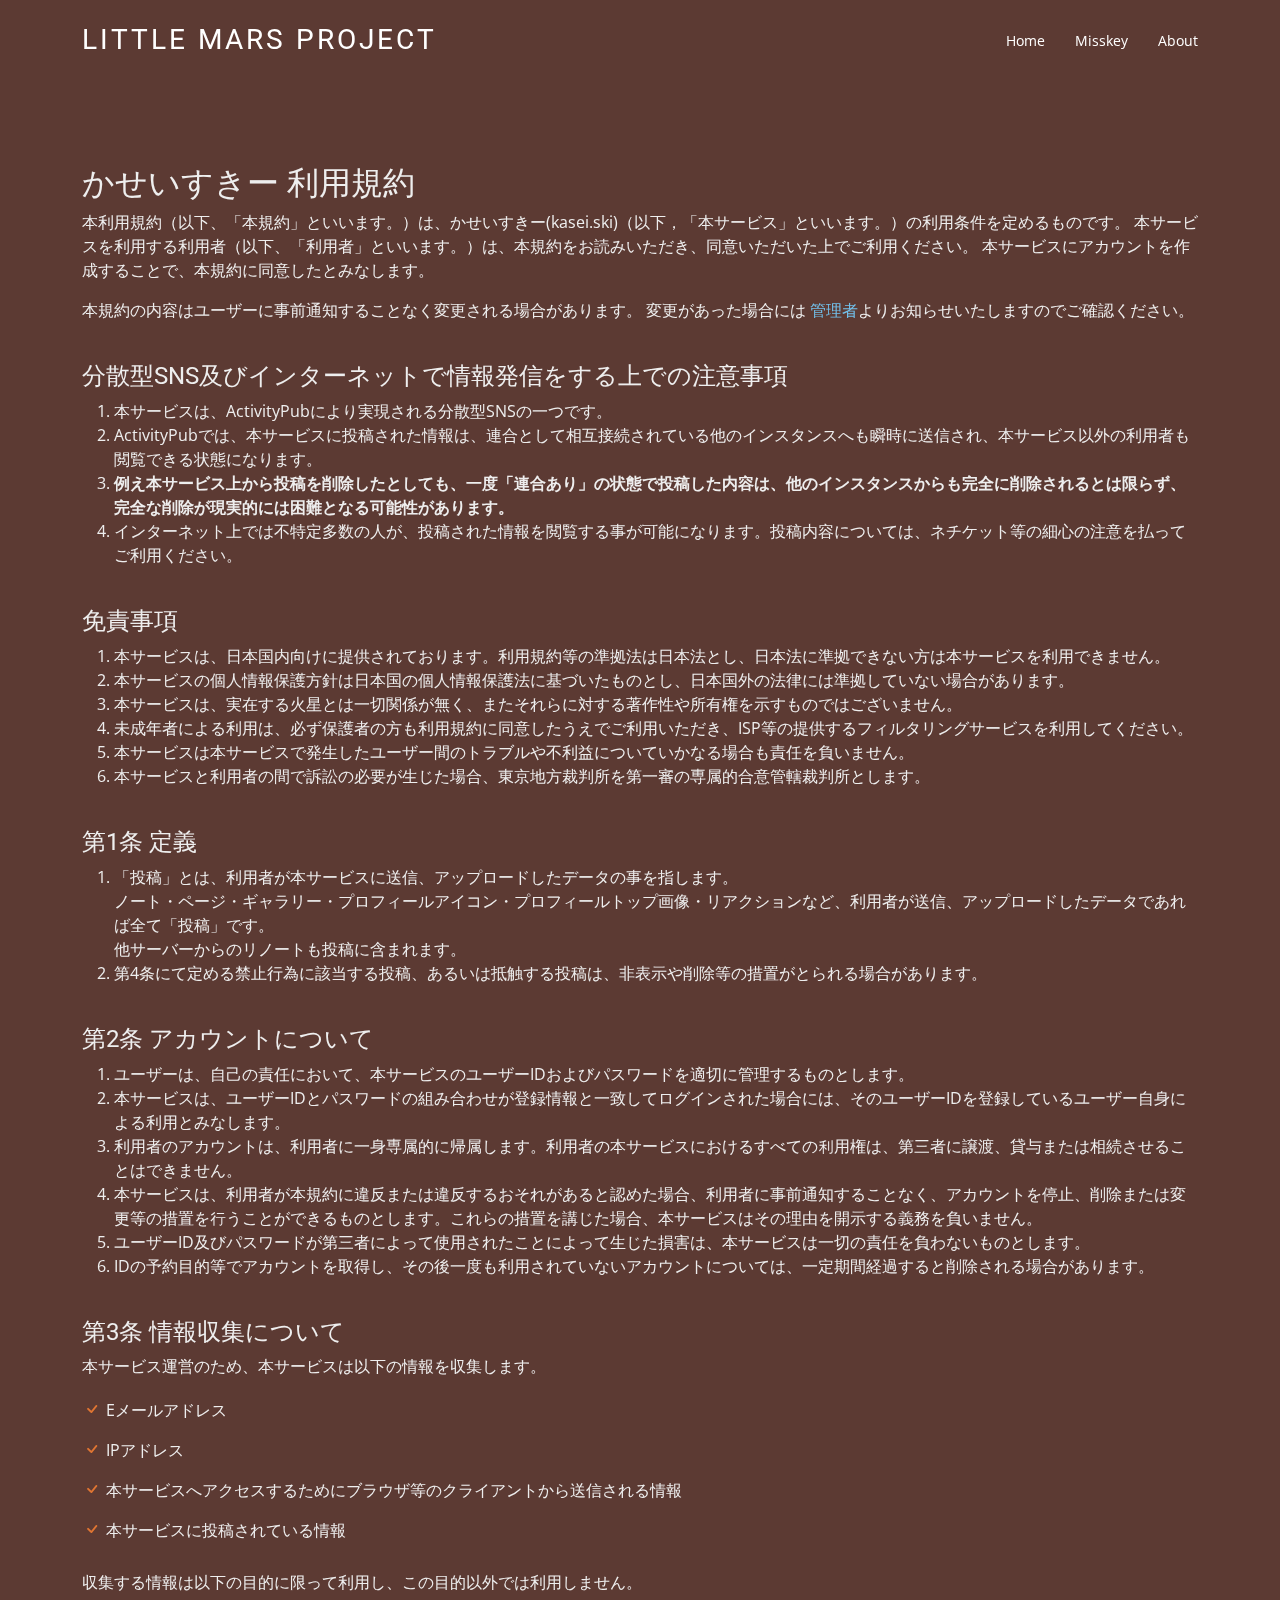
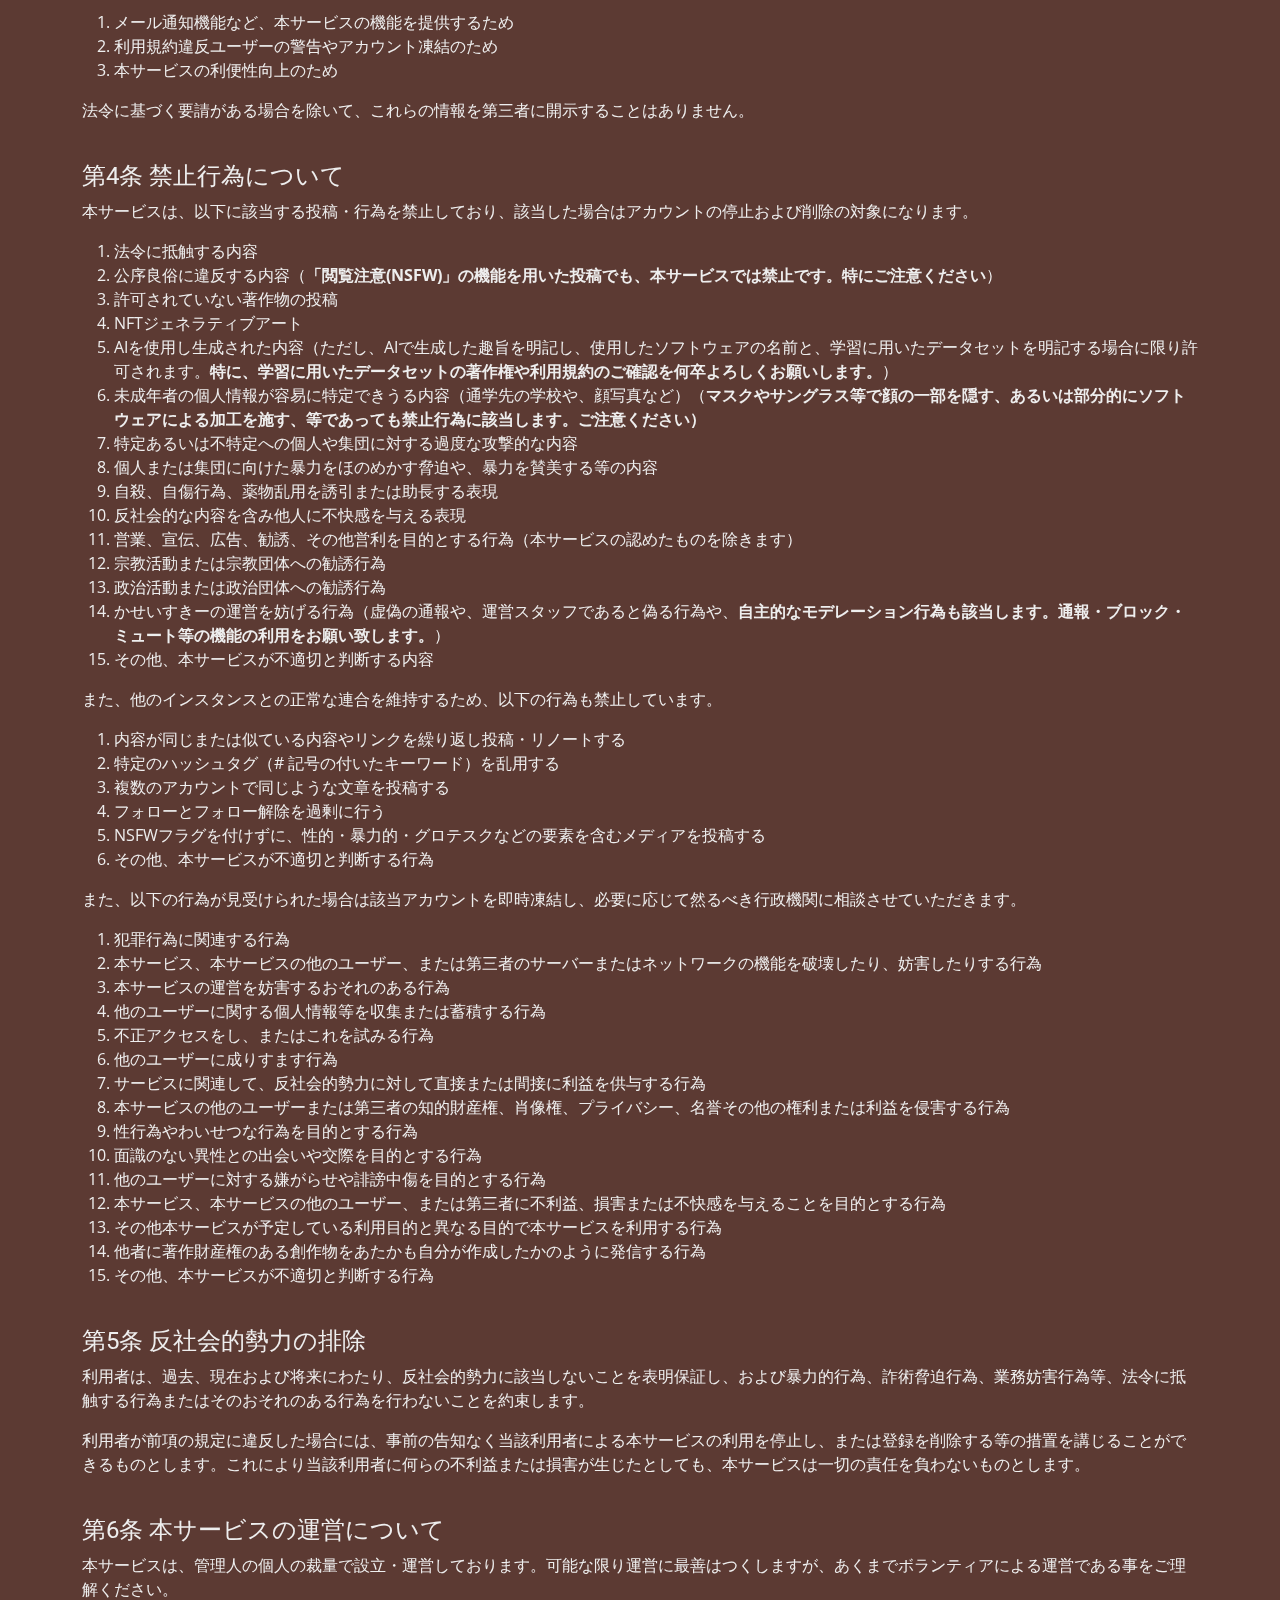
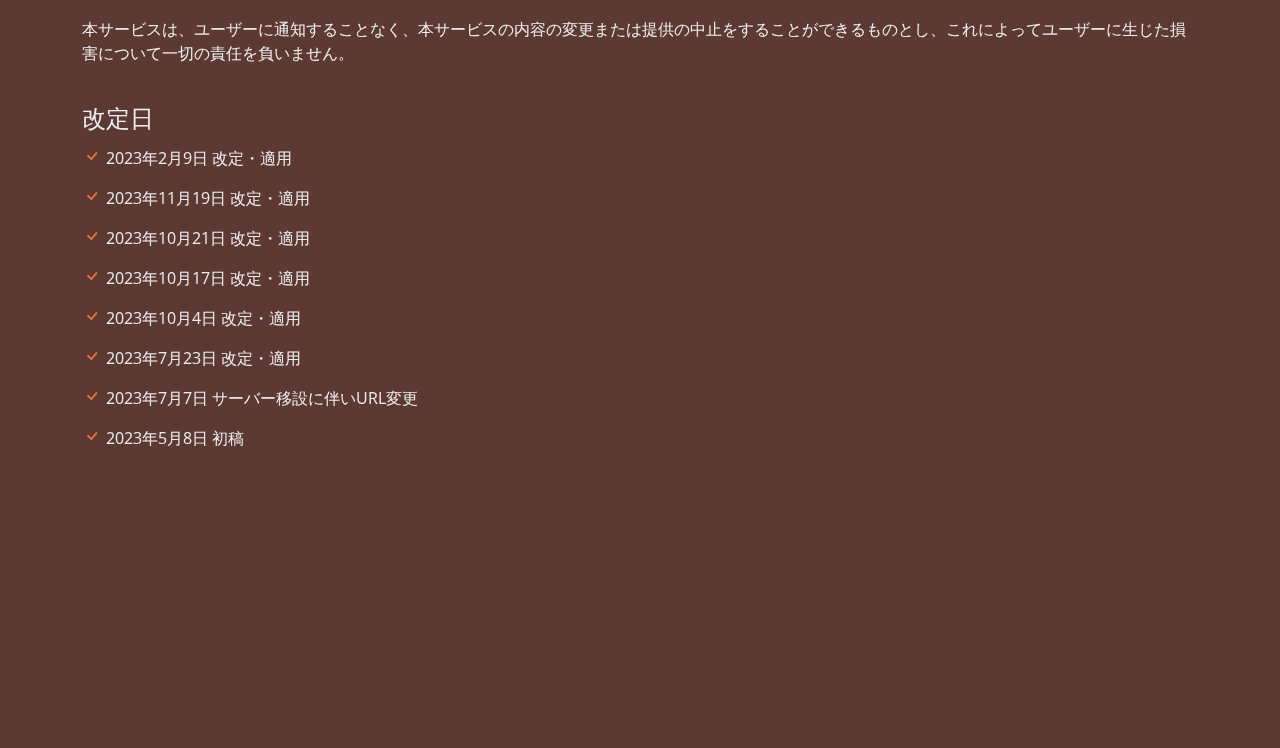
<file: terms.html>
<!DOCTYPE html>
<html lang="ja">

<head>
  <meta charset="utf-8">
  <meta content="width=device-width, initial-scale=1.0" name="viewport">

  <title>かせいすきー 利用規約</title>
  <meta content="" name="description">
  <meta content="" name="keywords">

  <!-- Favicons -->
  <link href="assets/img/favicon.png" rel="icon">
  <link href="assets/img/apple-touch-icon.png" rel="apple-touch-icon">

  <!-- Google Fonts -->
  <link href="https://fonts.googleapis.com/css?family=Open+Sans:300,300i,400,400i,600,600i,700,700i|Roboto:300,300i,400,400i,500,500i,700,700i&display=swap" rel="stylesheet">

  <!-- Vendor CSS Files -->
  <link href="assets/vendor/animate.css/animate.min.css" rel="stylesheet">
  <link href="assets/vendor/aos/aos.css" rel="stylesheet">
  <link href="assets/vendor/bootstrap/css/bootstrap.min.css" rel="stylesheet">
  <link href="assets/vendor/bootstrap-icons/bootstrap-icons.css" rel="stylesheet">
  <link href="assets/vendor/boxicons/css/boxicons.min.css" rel="stylesheet">
  <link href="assets/vendor/glightbox/css/glightbox.min.css" rel="stylesheet">
  <link href="assets/vendor/swiper/swiper-bundle.min.css" rel="stylesheet">

  <!-- Template Main CSS File -->
  <link href="assets/css/style.css" rel="stylesheet">

  <!-- =======================================================
  * Template Name: Moderna
  * Updated: Mar 10 2023 with Bootstrap v5.2.3
  * Template URL: https://bootstrapmade.com/free-bootstrap-template-corporate-moderna/
  * Author: BootstrapMade.com
  * License: https://bootstrapmade.com/license/
  ======================================================== -->
</head>

<body>

  <!-- ======= Header ======= -->
  <header id="header" class="fixed-top d-flex align-items-center header-transparent">
    <div class="container d-flex justify-content-between align-items-center">

      <div class="logo">
        <h1 class="text-light"><a href="index.html"><span>Little Mars Project</span></a></h1>
        <!-- Uncomment below if you prefer to use an image logo -->
        <!-- <a href="index.html"><img src="assets/img/logo.png" alt="" class="img-fluid"></a>-->
      </div>

      <nav id="navbar" class="navbar">
        <ul>
          <li><a href="index.html">Home</a></li>
          <li><a href="index.html#misskey">Misskey</a></li>
          <li><a href="index.html#about">About</a></li>
          <!--
          <li class="dropdown"><a href="#"><span>Drop Down</span> <i class="bi bi-chevron-down"></i></a>
            <ul>
              <li><a href="#">Drop Down 1</a></li>
              <li class="dropdown"><a href="#"><span>Deep Drop Down</span> <i class="bi bi-chevron-right"></i></a>
                <ul>
                  <li><a href="#">Deep Drop Down 1</a></li>
                  <li><a href="#">Deep Drop Down 2</a></li>
                  <li><a href="#">Deep Drop Down 3</a></li>
                  <li><a href="#">Deep Drop Down 4</a></li>
                  <li><a href="#">Deep Drop Down 5</a></li>
                </ul>
              </li>
              <li><a href="#">Drop Down 2</a></li>
              <li><a href="#">Drop Down 3</a></li>
              <li><a href="#">Drop Down 4</a></li>
            </ul>
          </li>
          -->
        </ul>
        <i class="bi bi-list mobile-nav-toggle"></i>
      </nav><!-- .navbar -->

    </div>
  </header><!-- End Header -->


  <main id="main">

    <!-- ======= Features Section ======= -->
    <section class="features">
      <div class="container">
        <div class="row" data-aos="fade-up" id="terms">
          <div class="col-md-12 pt-4">
            <h2>かせいすきー 利用規約</h2>
            <p>本利用規約（以下、「本規約」といいます。）は、かせいすきー(kasei.ski)（以下，「本サービス」といいます。）の利用条件を定めるものです。
              本サービスを利用する利用者（以下、「利用者」といいます。）は、本規約をお読みいただき、同意いただいた上でご利用ください。
              本サービスにアカウントを作成することで、本規約に同意したとみなします。
            </p>
            <p>本規約の内容はユーザーに事前通知することなく変更される場合があります。
              変更があった場合には <a target="_blank" href="https://kasei.ski/@camilla_ett">管理者</a>よりお知らせいたしますのでご確認ください。
            </p>
            <br />
            <h3>分散型SNS及びインターネットで情報発信をする上での注意事項</h3>
            <ol>
              <li>本サービスは、ActivityPubにより実現される分散型SNSの一つです。</li>
              <li>ActivityPubでは、本サービスに投稿された情報は、連合として相互接続されている他のインスタンスへも瞬時に送信され、本サービス以外の利用者も閲覧できる状態になります。</li>
              <li><b>例え本サービス上から投稿を削除したとしても、一度「連合あり」の状態で投稿した内容は、他のインスタンスからも完全に削除されるとは限らず、完全な削除が現実的には困難となる可能性があります。</b></li>
              <li>インターネット上では不特定多数の人が、投稿された情報を閲覧する事が可能になります。投稿内容については、ネチケット等の細心の注意を払ってご利用ください。</li>
            </ol>
            <br />
            <h3>免責事項</h3>
            <ol>
              <li>本サービスは、日本国内向けに提供されております。利用規約等の準拠法は日本法とし、日本法に準拠できない方は本サービスを利用できません。</li>
              <li>本サービスの個人情報保護方針は日本国の個人情報保護法に基づいたものとし、日本国外の法律には準拠していない場合があります。</li>
              <li>本サービスは、実在する火星とは一切関係が無く、またそれらに対する著作性や所有権を示すものではございません。</li>
              <li>未成年者による利用は、必ず保護者の方も利用規約に同意したうえでご利用いただき、ISP等の提供するフィルタリングサービスを利用してください。</li>
              <li>本サービスは本サービスで発生したユーザー間のトラブルや不利益についていかなる場合も責任を負いません。</li>
              <li>本サービスと利用者の間で訴訟の必要が生じた場合、東京地方裁判所を第一審の専属的合意管轄裁判所とします。</li>
            </ol>
            <br />
            <h3>第1条 定義</h3>
            <ol>
              <li>「投稿」とは、利用者が本サービスに送信、アップロードしたデータの事を指します。<br />
                ノート・ページ・ギャラリー・プロフィールアイコン・プロフィールトップ画像・リアクションなど、利用者が送信、アップロードしたデータであれば全て「投稿」です。<br />
                他サーバーからのリノートも投稿に含まれます。</li>
              <li>第4条にて定める禁止行為に該当する投稿、あるいは抵触する投稿は、非表示や削除等の措置がとられる場合があります。</li>
            </ol>
            <br />
            <h3>第2条 アカウントについて</h3>
            <ol>
              <li>ユーザーは、自己の責任において、本サービスのユーザーIDおよびパスワードを適切に管理するものとします。</li>
              <li>本サービスは、ユーザーIDとパスワードの組み合わせが登録情報と一致してログインされた場合には、そのユーザーIDを登録しているユーザー自身による利用とみなします。</li>
              <li>利用者のアカウントは、利用者に一身専属的に帰属します。利用者の本サービスにおけるすべての利用権は、第三者に譲渡、貸与または相続させることはできません。</li>
              <li>本サービスは、利用者が本規約に違反または違反するおそれがあると認めた場合、利用者に事前通知することなく、アカウントを停止、削除または変更等の措置を行うことができるものとします。これらの措置を講じた場合、本サービスはその理由を開示する義務を負いません。</li>
              <li>ユーザーID及びパスワードが第三者によって使用されたことによって生じた損害は、本サービスは一切の責任を負わないものとします。</li>
              <li>IDの予約目的等でアカウントを取得し、その後一度も利用されていないアカウントについては、一定期間経過すると削除される場合があります。</li>
            </ol>
            <br />
            <h3>第3条 情報収集について</h3>
            <p>本サービス運営のため、本サービスは以下の情報を収集します。</p>
            <ul>
              <li><i class="bi bi-check"></i>Eメールアドレス</li>
              <li><i class="bi bi-check"></i>IPアドレス</li>
              <li><i class="bi bi-check"></i>本サービスへアクセスするためにブラウザ等のクライアントから送信される情報</li>
              <li><i class="bi bi-check"></i>本サービスに投稿されている情報</li>
            </ul>
            <p>収集する情報は以下の目的に限って利用し、この目的以外では利用しません。</p>
            <ol>
              <li>メール通知機能など、本サービスの機能を提供するため</li>
              <li>利用規約違反ユーザーの警告やアカウント凍結のため</li>
              <li>本サービスの利便性向上のため</li>
            </ol>
            <p>法令に基づく要請がある場合を除いて、これらの情報を第三者に開示することはありません。</p>
            <br />
            <h3>第4条 禁止行為について</h3>
            <p>本サービスは、以下に該当する投稿・行為を禁止しており、該当した場合はアカウントの停止および削除の対象になります。</p>
            <ol>
              <li>法令に抵触する内容</li>
              <li>公序良俗に違反する内容（<b>「閲覧注意(NSFW)」の機能を用いた投稿でも、本サービスでは禁止です。特にご注意ください</b>）</li>
              <li>許可されていない著作物の投稿</li>
              <li>NFTジェネラティブアート</li>
              <li>AIを使用し生成された内容（ただし、AIで生成した趣旨を明記し、使用したソフトウェアの名前と、学習に用いたデータセットを明記する場合に限り許可されます。<b>特に、学習に用いたデータセットの著作権や利用規約のご確認を何卒よろしくお願いします。</b>）</li>
              <li>未成年者の個人情報が容易に特定できうる内容（通学先の学校や、顔写真など）（<b>マスクやサングラス等で顔の一部を隠す、あるいは部分的にソフトウェアによる加工を施す、等であっても禁止行為に該当します。ご注意ください）</b></li>
              <li>特定あるいは不特定への個人や集団に対する過度な攻撃的な内容</li>
              <li>個人または集団に向けた暴力をほのめかす脅迫や、暴力を賛美する等の内容</li>
              <li>自殺、自傷行為、薬物乱用を誘引または助長する表現</li>
              <li>反社会的な内容を含み他人に不快感を与える表現</li>
              <li>営業、宣伝、広告、勧誘、その他営利を目的とする行為（本サービスの認めたものを除きます）</li>
              <li>宗教活動または宗教団体への勧誘行為</li>
              <li>政治活動または政治団体への勧誘行為</li>
              <li>かせいすきーの運営を妨げる行為（虚偽の通報や、運営スタッフであると偽る行為や、<b>自主的なモデレーション行為も該当します。通報・ブロック・ミュート等の機能の利用をお願い致します。</b>）</li>
              <li>その他、本サービスが不適切と判断する内容</li>
            </ol>
            <p>また、他のインスタンスとの正常な連合を維持するため、以下の行為も禁止しています。</p>
            <ol>
              <li>内容が同じまたは似ている内容やリンクを繰り返し投稿・リノートする</li>
              <li>特定のハッシュタグ（# 記号の付いたキーワード）を乱用する</li>
              <li>複数のアカウントで同じような文章を投稿する</li>
              <li>フォローとフォロー解除を過剰に行う</li>
              <li>NSFWフラグを付けずに、性的・暴力的・グロテスクなどの要素を含むメディアを投稿する</li>
              <li>その他、本サービスが不適切と判断する行為</li>
            </ol>
            <p>また、以下の行為が見受けられた場合は該当アカウントを即時凍結し、必要に応じて然るべき行政機関に相談させていただきます。</p>
            <ol>
              <li>犯罪行為に関連する行為</li>
              <li>本サービス、本サービスの他のユーザー、または第三者のサーバーまたはネットワークの機能を破壊したり、妨害したりする行為</li>
              <li>本サービスの運営を妨害するおそれのある行為</li>
              <li>他のユーザーに関する個人情報等を収集または蓄積する行為</li>
              <li>不正アクセスをし、またはこれを試みる行為</li>
              <li>他のユーザーに成りすます行為</li>
              <li>サービスに関連して、反社会的勢力に対して直接または間接に利益を供与する行為</li>
              <li>本サービスの他のユーザーまたは第三者の知的財産権、肖像権、プライバシー、名誉その他の権利または利益を侵害する行為</li>
              <li>性行為やわいせつな行為を目的とする行為</li>
              <li>面識のない異性との出会いや交際を目的とする行為</li>
              <li>他のユーザーに対する嫌がらせや誹謗中傷を目的とする行為</li>
              <li>本サービス、本サービスの他のユーザー、または第三者に不利益、損害または不快感を与えることを目的とする行為</li>
              <li>その他本サービスが予定している利用目的と異なる目的で本サービスを利用する行為</li>
              <li>他者に著作財産権のある創作物をあたかも自分が作成したかのように発信する行為</li>
              <li>その他、本サービスが不適切と判断する行為</li>
            </ol>
            <br />
            <h3>第5条 反社会的勢力の排除</h3>
            <p>利用者は、過去、現在および将来にわたり、反社会的勢力に該当しないことを表明保証し、および暴力的行為、詐術脅迫行為、業務妨害行為等、法令に抵触する行為またはそのおそれのある行為を行わないことを約束します。</p>
            <p>利用者が前項の規定に違反した場合には、事前の告知なく当該利用者による本サービスの利用を停止し、または登録を削除する等の措置を講じることができるものとします。これにより当該利用者に何らの不利益または損害が生じたとしても、本サービスは一切の責任を負わないものとします。</p>
            <br />
            <h3>第6条 本サービスの運営について</h3>
            <p>本サービスは、管理人の個人の裁量で設立・運営しております。可能な限り運営に最善はつくしますが、あくまでボランティアによる運営である事をご理解ください。</p>
            <p>本サービスは、ユーザーに通知することなく、本サービスの内容の変更または提供の中止をすることができるものとし、これによってユーザーに生じた損害について一切の責任を負いません。</p>
            <br />
            <h3>改定日</h3>
            <ul>
              <li><i class="bi bi-check"></i>2023年2月9日 改定・適用</li>
              <li><i class="bi bi-check"></i>2023年11月19日 改定・適用</li>
              <li><i class="bi bi-check"></i>2023年10月21日 改定・適用</li>
              <li><i class="bi bi-check"></i>2023年10月17日 改定・適用</li>
              <li><i class="bi bi-check"></i>2023年10月4日 改定・適用</li>
              <li><i class="bi bi-check"></i>2023年7月23日 改定・適用</li>
              <li><i class="bi bi-check"></i>2023年7月7日 サーバー移設に伴いURL変更</li>
              <li><i class="bi bi-check"></i>2023年5月8日 初稿</li>
            </ul>
          </div>
        </div>
      </div>
    </section><!-- End Features Section -->

  </main><!-- End #main -->

  <!-- ======= Footer ======= -->
  <footer id="footer" data-aos="fade-up" data-aos-easing="ease-in-out" data-aos-duration="0">

    <div class="container">
      <div class="copyright">
        Little Mars Project by <strong><span> @camilla_ett </span></strong>
      </div>
      <div class="credits">
        <!-- All the links in the footer should remain intact. -->
        <!-- You can delete the links only if you purchased the pro version. -->
        <!-- Licensing information: https://bootstrapmade.com/license/ -->
        <!-- Purchase the pro version with working PHP/AJAX contact form: https://bootstrapmade.com/free-bootstrap-template-corporate-moderna/ -->
        Designed by <a href="https://bootstrapmade.com/">BootstrapMade</a>
      </div>
    </div>
  </footer><!-- End Footer -->

  <a href="#" class="back-to-top d-flex align-items-center justify-content-center"><i class="bi bi-arrow-up-short"></i></a>

  <!-- Vendor JS Files -->
  <script src="assets/vendor/purecounter/purecounter_vanilla.js"></script>
  <script src="assets/vendor/aos/aos.js"></script>
  <script src="assets/vendor/bootstrap/js/bootstrap.bundle.min.js"></script>
  <script src="assets/vendor/glightbox/js/glightbox.min.js"></script>
  <script src="assets/vendor/isotope-layout/isotope.pkgd.min.js"></script>
  <script src="assets/vendor/swiper/swiper-bundle.min.js"></script>
  <script src="assets/vendor/waypoints/noframework.waypoints.js"></script>
  <script src="assets/vendor/php-email-form/validate.js"></script>

  <!-- Template Main JS File -->
  <script src="assets/js/main.js"></script>

</body>

</html>
</file>
<file: assets/css/style.css>
/**
* Template Name: Moderna
* Updated: Mar 10 2023 with Bootstrap v5.2.3
* Template URL: https://bootstrapmade.com/free-bootstrap-template-corporate-moderna/
* Author: BootstrapMade.com
* License: https://bootstrapmade.com/license/
*/

/*--------------------------------------------------------------
# General
--------------------------------------------------------------*/
body {
  font-family: "Open Sans", sans-serif;
  color: #eee;
  background-color: #370e05d0;
}

a {
  color: #72c0eb;
  text-decoration: none;
}

a:hover {
  color: #e99662;
  text-decoration: none;
}

h1,
h2,
h3,
h4,
h5,
h6,
.font-primary {
  font-family: "Roboto", sans-serif;
}

/*--------------------------------------------------------------
# Back to top button
--------------------------------------------------------------*/
.back-to-top {
  position: fixed;
  visibility: hidden;
  opacity: 0;
  right: 15px;
  bottom: 15px;
  z-index: 99999;
  background: #68A4C4;
  width: 40px;
  height: 40px;
  border-radius: 4px;
  transition: all 0.4s;
}

.back-to-top i {
  font-size: 24px;
  color: #fff;
  line-height: 0;
}

.back-to-top:hover {
  background: #85b6cf;
  color: #fff;
}

.back-to-top.active {
  visibility: visible;
  opacity: 1;
}

/*--------------------------------------------------------------
# Header
--------------------------------------------------------------*/
#header {
  height: 80px;
  transition: all 0.5s;
  z-index: 997;
  transition: all 0.5s;
  background: #1e4356;
}

#header.header-transparent {
  background: none;
}

#header.header-scrolled {
  background: rgba(30, 67, 86, 0.8);
  height: 60px;
}

#header .logo h1 {
  font-size: 28px;
  margin: 0;
  padding: 4px 0;
  line-height: 1;
  font-weight: 400;
  letter-spacing: 3px;
  text-transform: uppercase;
}

#header .logo h1 a,
#header .logo h1 a:hover {
  color: #fff;
  text-decoration: none;
}

#header .logo img {
  padding: 0;
  margin: 0;
  max-height: 40px;
}

#main {
  margin-top: 80px;
}

/*--------------------------------------------------------------
# Navigation Menu
--------------------------------------------------------------*/
/**
* Desktop Navigation 
*/
.navbar {
  padding: 0;
}

.navbar ul {
  margin: 0;
  padding: 0;
  display: flex;
  list-style: none;
  align-items: center;
}

.navbar li {
  position: relative;
}

.navbar a,
.navbar a:focus {
  display: flex;
  align-items: center;
  justify-content: space-between;
  padding: 10px 0 10px 30px;
  font-family: "Open Sans", sans-serif;
  font-size: 14px;
  color: #fff;
  white-space: nowrap;
  transition: 0.3s;
}

.navbar a i,
.navbar a:focus i {
  font-size: 12px;
  line-height: 0;
  margin-left: 5px;
}

.navbar a:hover,
.navbar .active,
.navbar .active:focus,
.navbar li:hover>a {
  color: #a2cce3;
}

.navbar .dropdown ul {
  display: block;
  position: absolute;
  left: 14px;
  top: calc(100% + 30px);
  margin: 0;
  padding: 10px 0;
  z-index: 99;
  opacity: 0;
  visibility: hidden;
  background: #fff;
  box-shadow: 0px 0px 30px rgba(127, 137, 161, 0.25);
  transition: 0.3s;
}

.navbar .dropdown ul li {
  min-width: 200px;
}

.navbar .dropdown ul a {
  padding: 10px 20px;
  font-size: 14px;
  text-transform: none;
  color: #1c3745;
}

.navbar .dropdown ul a i {
  font-size: 12px;
}

.navbar .dropdown ul a:hover,
.navbar .dropdown ul .active:hover,
.navbar .dropdown ul li:hover>a {
  color: #68A4C4;
}

.navbar .dropdown:hover>ul {
  opacity: 1;
  top: 100%;
  visibility: visible;
}

.navbar .dropdown .dropdown ul {
  top: 0;
  left: calc(100% - 30px);
  visibility: hidden;
}

.navbar .dropdown .dropdown:hover>ul {
  opacity: 1;
  top: 0;
  left: 100%;
  visibility: visible;
}

@media (max-width: 1366px) {
  .navbar .dropdown .dropdown ul {
    left: -90%;
  }

  .navbar .dropdown .dropdown:hover>ul {
    left: -100%;
  }
}

/**
* Mobile Navigation 
*/
.mobile-nav-toggle {
  color: #fff;
  font-size: 28px;
  cursor: pointer;
  display: none;
  line-height: 0;
  transition: 0.5s;
}

@media (max-width: 991px) {
  .mobile-nav-toggle {
    display: block;
  }

  .navbar ul {
    display: none;
  }
}

.navbar-mobile {
  position: fixed;
  overflow: hidden;
  top: 0;
  right: 0;
  left: 0;
  bottom: 0;
  background: rgba(17, 38, 48, 0.9);
  transition: 0.3s;
}

.navbar-mobile .mobile-nav-toggle {
  position: absolute;
  top: 15px;
  right: 15px;
}

.navbar-mobile ul {
  display: block;
  position: absolute;
  top: 55px;
  right: 15px;
  bottom: 15px;
  left: 15px;
  padding: 10px 0;
  background-color: #fff;
  overflow-y: auto;
  transition: 0.3s;
}

.navbar-mobile a,
.navbar-mobile a:focus {
  padding: 10px 20px;
  font-size: 15px;
  color: #1e4356;
}

.navbar-mobile a:hover,
.navbar-mobile .active,
.navbar-mobile li:hover>a {
  color: #68A4C4;
}

.navbar-mobile .getstarted,
.navbar-mobile .getstarted:focus {
  margin: 15px;
}

.navbar-mobile .dropdown ul {
  position: static;
  display: none;
  margin: 10px 20px;
  padding: 10px 0;
  z-index: 99;
  opacity: 1;
  visibility: visible;
  background: #fff;
  box-shadow: 0px 0px 30px rgba(127, 137, 161, 0.25);
}

.navbar-mobile .dropdown ul li {
  min-width: 200px;
}

.navbar-mobile .dropdown ul a {
  padding: 10px 20px;
}

.navbar-mobile .dropdown ul a i {
  font-size: 12px;
}

.navbar-mobile .dropdown ul a:hover,
.navbar-mobile .dropdown ul .active:hover,
.navbar-mobile .dropdown ul li:hover>a {
  color: #68A4C4;
}

.navbar-mobile .dropdown>.dropdown-active {
  display: block;
}

/*--------------------------------------------------------------
# Hero Section
--------------------------------------------------------------*/
#hero {
  width: 100%;
  height: 90vh;
  overflow: hidden;
  position: relative;
}

#hero::after {
  content: "";
  position: absolute;
  left: 50%;
  top: 0;
  width: 130%;
  height: 95%;
  background: linear-gradient(to right, rgba(30, 67, 86, 0.8), rgba(30, 67, 86, 0.6)), url("../img/hero-bg.jpg") center top no-repeat;
  z-index: 0;
  border-radius: 0 0 50% 50%;
  transform: translateX(-50%) rotate(0deg);
}

#hero::before {
  content: "";
  position: absolute;
  left: 50%;
  top: 0;
  width: 130%;
  height: 96%;
  background: #e07532;
  opacity: 1.0;
  z-index: 0;
  border-radius: 0 0 50% 50%;
  transform: translateX(-50%) translateY(18px) rotate(2deg);
}

#hero .carousel-container {
  display: flex;
  justify-content: center;
  align-items: center;
  flex-direction: column;
  text-align: center;
  bottom: 0;
  top: 0;
  left: 0;
  right: 0;
}

#hero h2 {
  color: #fff;
  margin-bottom: 30px;
  font-size: 48px;
  font-weight: 700;
}

#hero p {
  width: 80%;
  animation-delay: 0.4s;
  margin: 0 auto 30px auto;
  color: #fff;
}

#hero .carousel-control-prev,
#hero .carousel-control-next {
  width: 10%;
}

#hero .carousel-control-next-icon,
#hero .carousel-control-prev-icon {
  background: none;
  font-size: 48px;
  line-height: 1;
  width: auto;
  height: auto;
}

#hero .btn-get-started {
  font-family: "Roboto", sans-serif;
  font-weight: 500;
  font-size: 14px;
  letter-spacing: 1px;
  display: inline-block;
  padding: 12px 32px;
  border-radius: 50px;
  transition: 0.5s;
  line-height: 1;
  margin: 10px;
  color: #fff;
  animation-delay: 0.8s;
  border: 2px solid #e07532;
}

#hero .btn-get-started:hover {
  background: #e07532d0;
  color: #fff;
  text-decoration: none;
}

@media (min-width: 1024px) {
  #hero p {
    width: 60%;
  }

  #hero .carousel-control-prev,
  #hero .carousel-control-next {
    width: 5%;
  }
}

@media (max-width: 768px) {
  #hero::after {
    width: 180%;
    height: 95%;
    border-radius: 0 0 50% 50%;
    transform: translateX(-50%) rotate(0deg);
  }

  #hero::before {
    top: 0;
    width: 180%;
    height: 94%;
    border-radius: 0 0 50% 50%;
    transform: translateX(-50%) translateY(20px) rotate(4deg);
  }
}

@media (max-width: 575px) {
  #hero h2 {
    font-size: 30px;
  }

  #hero::after {
    left: 40%;
    top: 0;
    width: 200%;
    height: 95%;
    border-radius: 0 0 50% 50%;
    transform: translateX(-50%) rotate(0deg);
  }

  #hero::before {
    left: 50%;
    top: 0;
    width: 200%;
    height: 94%;
    border-radius: 0 0 50% 50%;
    transform: translateX(-50%) translateY(20px) rotate(4deg);
  }
}

/*--------------------------------------------------------------
# Hero No Slider Section
--------------------------------------------------------------*/
#hero-no-slider {
  width: 100%;
  height: 100vh;
  overflow: hidden;
  position: relative;
  text-align: center;
}

#hero-no-slider::before {
  content: "";
  position: absolute;
  left: 0;
  top: 0;
  right: 0;
  bottom: 0;
  background: linear-gradient(to right, rgba(30, 67, 86, 0.8), rgba(30, 67, 86, 0.6)), url("../img/hero-bg.jpg") center top no-repeat;
}

#hero-no-slider h2 {
  color: #fff;
  margin-bottom: 15px;
  font-size: 48px;
  font-weight: 700;
}

#hero-no-slider p {
  color: #fff;
}

#hero-no-slider .btn-get-started {
  font-family: "Roboto", sans-serif;
  font-weight: 500;
  font-size: 14px;
  letter-spacing: 1px;
  display: inline-block;
  padding: 12px 32px;
  border-radius: 50px;
  transition: 0.5s;
  line-height: 1;
  margin: 10px;
  color: #fff;
  animation-delay: 0.8s;
  border: 2px solid #68A4C4;
}

#hero-no-slider .btn-get-started:hover {
  background: #68A4C4;
  color: #fff;
  text-decoration: none;
}

@media (max-width: 575px) {
  #hero-no-slider h2 {
    font-size: 30px;
  }
}

/*--------------------------------------------------------------
# Sections General
--------------------------------------------------------------*/
section {
  padding: 60px 0;
}

.section-bg {
  background-color: #f3f8fa;
}

.section-title {
  text-align: center;
  padding-bottom: 30px;
}

.section-title h2 {
  font-size: 28px;
  font-weight: 400;
  margin-bottom: 20px;
  padding-bottom: 20px;
  position: relative;
}

.section-title h2::before {
  content: "";
  position: absolute;
  display: block;
  width: 120px;
  height: 1px;
  background: #ddd;
  bottom: 1px;
  left: calc(50% - 60px);
}

.section-title h2::after {
  content: "";
  position: absolute;
  display: block;
  width: 40px;
  height: 3px;
  background: #e07532;
  bottom: 0;
  left: calc(50% - 20px);
}

.section-title p {
  margin-bottom: 0;
}

/*--------------------------------------------------------------
# Breadcrumbs
--------------------------------------------------------------*/
.breadcrumbs {
  padding: 15px 0;
  background-color: #ce6b2d;
  min-height: 40px;
}

.breadcrumbs h2 {
  font-size: 28px;
  font-weight: 300;
}

.breadcrumbs ol {
  display: flex;
  flex-wrap: wrap;
  list-style: none;
  padding: 0;
  margin: 0;
}

.breadcrumbs ol li+li {
  padding-left: 10px;
}

.breadcrumbs ol li+li::before {
  display: inline-block;
  padding-right: 10px;
  color: #6c757d;
  content: "/";
}

@media (max-width: 768px) {
  .breadcrumbs .d-flex {
    display: block !important;
  }

  .breadcrumbs ol {
    display: block;
  }

  .breadcrumbs ol li {
    display: inline-block;
  }
}

/*--------------------------------------------------------------
# Our Services
--------------------------------------------------------------*/
.services {
  padding-bottom: 20px;
}

.services .icon-box {
  padding: 30px;
  position: relative;
  overflow: hidden;
  margin: 0 0 40px 0;
  background: #fff;
  box-shadow: 0 5px 26px 0 rgba(68, 88, 144, 0.14);
  transition: all 0.3s ease-in-out;
  text-align: center;
  border: 1px solid #fff;
}

.services .icon {
  margin: 0 auto 20px auto;
  padding-top: 17px;
  display: inline-block;
  text-align: center;
  border-radius: 50%;
  width: 72px;
  height: 72px;
}

.services .icon i {
  font-size: 36px;
  line-height: 1;
}

.services .title {
  font-weight: 700;
  margin-bottom: 15px;
  font-size: 18px;
}

.services .title a {
  color: #111;
}

.services .description {
  font-size: 15px;
  line-height: 28px;
  margin-bottom: 0;
}

.services .icon-box-pink .icon {
  background: #fceef3;
}

.services .icon-box-pink .icon i {
  color: #ff689b;
}

.services .icon-box-pink:hover {
  border-color: #ff689b;
}

.services .icon-box-cyan .icon {
  background: #e6fdfc;
}

.services .icon-box-cyan .icon i {
  color: #3fcdc7;
}

.services .icon-box-cyan:hover {
  border-color: #3fcdc7;
}

.services .icon-box-green .icon {
  background: #eafde7;
}

.services .icon-box-green .icon i {
  color: #41cf2e;
}

.services .icon-box-green:hover {
  border-color: #41cf2e;
}

.services .icon-box-blue .icon {
  background: #e1eeff;
}

.services .icon-box-blue .icon i {
  color: #2282ff;
}

.services .icon-box-blue:hover {
  border-color: #2282ff;
}

/*--------------------------------------------------------------
# Why Us
--------------------------------------------------------------*/
.why-us .container {
  box-shadow: 0 5px 25px 0 rgba(214, 215, 216, 0.6);
  background: #fff;
}

.why-us .icon-box+.icon-box {
  margin-top: 50px;
}

.why-us .icon-box .icon {
  float: left;
  display: flex;
  align-items: center;
  justify-content: center;
  width: 72px;
  height: 72px;
  background: #f3f8fa;
  border-radius: 6px;
  transition: 0.5s;
}

.why-us .icon-box .icon i {
  color: #68A4C4;
  font-size: 32px;
}

.why-us .icon-box:hover .icon {
  background: #68A4C4;
}

.why-us .icon-box:hover .icon i {
  color: #fff;
}

.why-us .icon-box .title {
  margin-left: 95px;
  font-weight: 700;
  margin-bottom: 10px;
  font-size: 18px;
  text-transform: uppercase;
}

.why-us .icon-box .title a {
  color: #343a40;
  transition: 0.3s;
}

.why-us .icon-box .title a:hover {
  color: #68A4C4;
}

.why-us .icon-box .description {
  margin-left: 95px;
  line-height: 24px;
  font-size: 14px;
}

.why-us .video-box {
  position: relative;
}

.why-us .video-box img {
  padding-top: 15px;
  padding-bottom: 15px;
}

.why-us .play-btn {
  width: 94px;
  height: 94px;
  background: radial-gradient(#68A4C4 50%, rgba(104, 164, 196, 0.4) 52%);
  border-radius: 50%;
  display: block;
  position: absolute;
  left: calc(50% - 47px);
  top: calc(50% - 47px);
  overflow: hidden;
}

.why-us .play-btn::after {
  content: "";
  position: absolute;
  left: 50%;
  top: 50%;
  transform: translateX(-40%) translateY(-50%);
  width: 0;
  height: 0;
  border-top: 10px solid transparent;
  border-bottom: 10px solid transparent;
  border-left: 15px solid #fff;
  z-index: 100;
  transition: all 400ms cubic-bezier(0.55, 0.055, 0.675, 0.19);
}

.why-us .play-btn::before {
  content: "";
  position: absolute;
  width: 120px;
  height: 120px;
  animation-delay: 0s;
  animation: pulsate-btn 2s;
  animation-direction: forwards;
  animation-iteration-count: infinite;
  animation-timing-function: steps;
  opacity: 1;
  border-radius: 50%;
  border: 5px solid rgba(104, 164, 196, 0.7);
  top: -15%;
  left: -15%;
  background: rgba(198, 16, 0, 0);
}

.why-us .play-btn:hover::after {
  border-left: 15px solid #68A4C4;
  transform: scale(20);
}

.why-us .play-btn:hover::before {
  content: "";
  position: absolute;
  left: 50%;
  top: 50%;
  transform: translateX(-40%) translateY(-50%);
  width: 0;
  height: 0;
  border: none;
  border-top: 10px solid transparent;
  border-bottom: 10px solid transparent;
  border-left: 15px solid #fff;
  z-index: 200;
  animation: none;
  border-radius: 0;
}

@keyframes pulsate-btn {
  0% {
    transform: scale(0.6, 0.6);
    opacity: 1;
  }

  100% {
    transform: scale(1, 1);
    opacity: 0;
  }
}

/*--------------------------------------------------------------
# Features
--------------------------------------------------------------*/
.features .row+.row {
  margin-top: 100px;
}

.features h3 {
  font-weight: 400;
  font-size: 24px;
}

.features ul {
  list-style: none;
  padding: 0;
}

.features ul li {
  padding-bottom: 10px;
}

.features ul i {
  font-size: 20px;
  padding-right: 4px;
  color: #e07532;
}

.features p:last-child {
  margin-bottom: 0;
}

/*--------------------------------------------------------------
# About
--------------------------------------------------------------*/
.about h3 {
  font-weight: 400;
  font-size: 26px;
}

.about ul {
  list-style: none;
  padding: 0;
}

.about ul li {
  padding-bottom: 10px;
}

.about ul i {
  font-size: 20px;
  padding-right: 4px;
  color: #68A4C4;
}

.about p:last-child {
  margin-bottom: 0;
}

/*--------------------------------------------------------------
# Facts
--------------------------------------------------------------*/
.facts .counters span {
  font-size: 48px;
  display: block;
  color: #68A4C4;
}

.facts .counters p {
  padding: 0;
  margin: 0 0 20px 0;
  font-family: "Roboto", sans-serif;
  font-size: 14px;
}

/*--------------------------------------------------------------
# Our Skills
--------------------------------------------------------------*/
.skills {
  padding: 60px 0;
}

.skills .progress {
  height: 35px;
  margin-bottom: 10px;
}

.skills .progress .skill {
  line-height: 35px;
  padding: 0;
  margin: 0 0 0 20px;
  text-transform: uppercase;
}

.skills .progress .skill .val {
  float: right;
  font-style: normal;
  margin: 0 20px 0 0;
}

.skills .progress-bar {
  width: 1px;
  text-align: left;
  transition: 0.9s;
}

/*--------------------------------------------------------------
# Tetstimonials
--------------------------------------------------------------*/
.testimonials {
  padding: 60px 0;
}

.testimonials .section-header {
  margin-bottom: 40px;
}

.testimonials .testimonials-carousel {
  overflow: hidden;
}

.testimonials .testimonial-item {
  text-align: center;
}

.testimonials .testimonial-item .testimonial-img {
  width: 120px;
  border-radius: 50%;
  border: 4px solid #fff;
  margin: 0 auto;
}

.testimonials .testimonial-item h3 {
  font-size: 20px;
  font-weight: bold;
  margin: 10px 0 5px 0;
  color: #111;
}

.testimonials .testimonial-item h4 {
  font-size: 14px;
  color: #999;
  margin: 0 0 15px 0;
}

.testimonials .testimonial-item .quote-icon-left,
.testimonials .testimonial-item .quote-icon-right {
  color: #fbfcfd;
  font-size: 26px;
}

.testimonials .testimonial-item .quote-icon-left {
  display: inline-block;
  left: -5px;
  position: relative;
}

.testimonials .testimonial-item .quote-icon-right {
  display: inline-block;
  right: -5px;
  position: relative;
  top: 10px;
}

.testimonials .testimonial-item p {
  font-style: italic;
  margin: 0 auto 15px auto;
}

.testimonials .swiper-pagination {
  margin-top: 20px;
  position: relative;
}

.testimonials .swiper-pagination .swiper-pagination-bullet {
  width: 12px;
  height: 12px;
  background-color: #fff;
  opacity: 1;
  border: 1px solid #68A4C4;
}

.testimonials .swiper-pagination .swiper-pagination-bullet-active {
  background-color: #68A4C4;
}

/*--------------------------------------------------------------
# Service Details
--------------------------------------------------------------*/
.service-details {
  padding-bottom: 10px;
}

.service-details .card {
  border: 0;
  padding: 0 30px;
  margin-bottom: 60px;
  position: relative;
}

.service-details .card-img {
  width: calc(100% + 60px);
  margin-left: -30px;
  overflow: hidden;
  z-index: 9;
  border-radius: 0;
}

.service-details .card-img img {
  max-width: 100%;
  transition: all 0.3s ease-in-out;
}

.service-details .card-body {
  z-index: 10;
  background: #fff;
  border-top: 4px solid #fff;
  padding: 30px;
  box-shadow: 0px 2px 15px rgba(0, 0, 0, 0.1);
  margin-top: -60px;
  transition: 0.3s;
}

.service-details .card-title {
  font-weight: 700;
  text-align: center;
  margin-bottom: 20px;
}

.service-details .card-title a {
  color: #1e4356;
  transition: 0.3s;
}

.service-details .card-text {
  color: #5e5e5e;
}

.service-details .read-more a {
  color: #777777;
  text-transform: uppercase;
  font-weight: 600;
  font-size: 12px;
  transition: 0.3s;
}

.service-details .read-more a:hover {
  color: #68A4C4;
}

.service-details .card:hover img {
  transform: scale(1.1);
}

.service-details .card:hover .card-body {
  border-color: #68A4C4;
}

.service-details .card:hover .card-body .card-title a {
  color: #68A4C4;
}

/*--------------------------------------------------------------
# Pricing
--------------------------------------------------------------*/
.pricing .row {
  padding-top: 40px;
}

.pricing .box {
  padding: 40px;
  margin-bottom: 30px;
  box-shadow: 0px 0px 30px rgba(73, 78, 92, 0.15);
  background: #fff;
  text-align: center;
}

.pricing h3 {
  font-weight: 300;
  margin-bottom: 15px;
  font-size: 28px;
}

.pricing h4 {
  font-size: 46px;
  color: #68A4C4;
  font-weight: 400;
  font-family: "Open Sans", sans-serif;
  margin-bottom: 25px;
}

.pricing h4 span {
  color: #bababa;
  font-size: 18px;
  display: block;
}

.pricing ul {
  padding: 0;
  list-style: none;
  color: #999;
  text-align: left;
  line-height: 20px;
}

.pricing ul li {
  padding-bottom: 12px;
}

.pricing ul i {
  color: #68A4C4;
  font-size: 18px;
  padding-right: 4px;
}

.pricing ul .na {
  color: #ccc;
}

.pricing ul .na i {
  color: #ccc;
}

.pricing ul .na span {
  text-decoration: line-through;
}

.pricing .get-started-btn {
  background: #1e4356;
  display: inline-block;
  padding: 6px 30px;
  border-radius: 20px;
  color: #fff;
  transition: none;
  font-size: 14px;
  font-weight: 400;
  font-family: "Roboto", sans-serif;
  transition: 0.3s;
}

.pricing .get-started-btn:hover {
  background: #68A4C4;
}

.pricing .featured {
  z-index: 10;
  margin: -30px -5px 0 -5px;
}

.pricing .featured .get-started-btn {
  background: #68A4C4;
}

.pricing .featured .get-started-btn:hover {
  background: #85b6cf;
}

@media (max-width: 992px) {
  .pricing .box {
    max-width: 60%;
    margin: 0 auto 30px auto;
  }
}

@media (max-width: 767px) {
  .pricing .box {
    max-width: 80%;
    margin: 0 auto 30px auto;
  }
}

@media (max-width: 420px) {
  .pricing .box {
    max-width: 100%;
    margin: 0 auto 30px auto;
  }
}

/*--------------------------------------------------------------
# Portfolio
--------------------------------------------------------------*/
.portfolio {
  padding-bottom: 60px;
}

.portfolio #portfolio-flters {
  padding: 0;
  margin: 0 0 35px 0;
  list-style: none;
  text-align: center;
}

.portfolio #portfolio-flters li {
  cursor: pointer;
  margin: 0 12px 5px 12px;
  display: inline-block;
  padding: 0 4px 6px 4px;
  font-size: 16px;
  font-weight: 500;
  line-height: 20px;
  color: #eee;
  transition: all 0.3s ease-in-out;
  border-bottom: 2px solid #fff;
  font-family: "Roboto", sans-serif;
}

.portfolio #portfolio-flters li:hover,
.portfolio #portfolio-flters li.filter-active {
  border-color: #ce6b2d;
  color: #ce6b2d;
}

.portfolio .portfolio-item {
  background: #56331e;
  overflow: hidden;
  min-height: 200px;
  position: relative;
  border-radius: 4px;
  margin: 0 0 30px 0;
}

.portfolio .portfolio-item img {
  transition: all 0.3s ease-in-out;
}

.portfolio .portfolio-item .portfolio-info {
  opacity: 0;
  position: absolute;
  transition: all 0.3s linear;
  text-align: center;
  top: 10%;
  left: 0;
  right: 0;
}

.portfolio .portfolio-item .portfolio-info h3 {
  font-size: 22px;
  color: #fff;
  font-weight: bold;
}

.portfolio .portfolio-item .portfolio-info a i {
  color: rgba(255, 255, 255, 0.6);
  font-size: 28px;
  transition: 0.3s;
}

.portfolio .portfolio-item .portfolio-info a i:hover {
  color: white;
}

.portfolio .portfolio-item:hover img {
  opacity: 0.6;
  transform: scale(1.1);
}

.portfolio .portfolio-item:hover .portfolio-info {
  opacity: 1;
  top: calc(50% - 30px);
}

/*--------------------------------------------------------------
# Portfolio Details
--------------------------------------------------------------*/
.portfolio-details {
  padding-top: 40px;
}

.portfolio-details .portfolio-details-slider img {
  width: 100%;
}

.portfolio-details .portfolio-details-slider .swiper-pagination {
  margin-top: 20px;
  position: relative;
}

.portfolio-details .portfolio-details-slider .swiper-pagination .swiper-pagination-bullet {
  width: 12px;
  height: 12px;
  background-color: #fff;
  opacity: 1;
  border: 1px solid #68A4C4;
}

.portfolio-details .portfolio-details-slider .swiper-pagination .swiper-pagination-bullet-active {
  background-color: #68A4C4;
}

.portfolio-details .portfolio-info {
  padding: 30px;
  box-shadow: 0px 0 30px rgba(30, 67, 86, 0.08);
}

.portfolio-details .portfolio-info h3 {
  font-size: 22px;
  font-weight: 700;
  margin-bottom: 20px;
  padding-bottom: 20px;
  border-bottom: 1px solid #eee;
}

.portfolio-details .portfolio-info ul {
  list-style: none;
  padding: 0;
  font-size: 15px;
}

.portfolio-details .portfolio-info ul li+li {
  margin-top: 10px;
}

.portfolio-details .portfolio-description {
  padding-top: 30px;
}

.portfolio-details .portfolio-description h2 {
  font-size: 26px;
  font-weight: 700;
  margin-bottom: 20px;
}

.portfolio-details .portfolio-description p {
  padding: 0;
}

/*--------------------------------------------------------------
# Team
--------------------------------------------------------------*/
.team {
  background: #fff;
  padding-bottom: 30px;
}

.team .member {
  margin-bottom: 20px;
  overflow: hidden;
}

.team .member .member-img {
  position: relative;
  overflow: hidden;
}

.team .member .social {
  position: absolute;
  left: 0;
  bottom: -40px;
  right: 0;
  height: 40px;
  opacity: 0;
  transition: bottom ease-in-out 0.4s;
  text-align: center;
  background: rgba(30, 67, 86, 0.8);
  display: flex;
  align-items: center;
  justify-content: center;
}

.team .member .social a {
  transition: color 0.3s;
  color: #fff;
  margin: 0 12px;
  display: inline-block;
}

.team .member .social a:hover {
  color: #68A4C4;
}

.team .member .social i {
  font-size: 18px;
  margin: 0 2px;
}

.team .member .member-info h4 {
  font-weight: 700;
  margin: 15px 0 5px 0;
  font-size: 18px;
}

.team .member .member-info span {
  display: block;
  font-size: 13px;
  text-transform: uppercase;
  font-weight: 400;
  margin-bottom: 15px;
  color: #68A4C4;
}

.team .member .member-info p {
  font-style: italic;
  font-size: 14px;
  line-height: 26px;
  color: #666;
}

.team .member:hover .social {
  bottom: 0;
  opacity: 1;
  transition: bottom ease-in-out 0.4s;
}

.team .member:hover .social a,
.team .member:hover .social i {
  line-height: 0;
  font-size: 18px;
}

/*--------------------------------------------------------------
# Contact
--------------------------------------------------------------*/
.contact {
  padding-bottom: 30px;
}

.contact .info-box {
  color: #444;
  text-align: center;
  box-shadow: 0 0 30px rgba(214, 215, 216, 0.6);
  padding: 20px 0 30px 0;
  margin-bottom: 30px;
}

.contact .info-box i {
  font-size: 32px;
  color: #68A4C4;
  border-radius: 50%;
  padding: 8px;
  border: 2px dotted #a2cce3;
}

.contact .info-box h3 {
  font-size: 20px;
  color: #666;
  font-weight: 700;
  margin: 10px 0;
}

.contact .info-box p {
  padding: 0;
  line-height: 24px;
  font-size: 14px;
  margin-bottom: 0;
}

.contact .php-email-form {
  box-shadow: 0 0 30px rgba(214, 215, 216, 0.6);
  padding: 30px;
  margin-bottom: 30px;
}

.contact .php-email-form .error-message {
  display: none;
  color: #fff;
  background: #ed3c0d;
  text-align: left;
  padding: 15px;
  font-weight: 600;
}

.contact .php-email-form .error-message br+br {
  margin-top: 25px;
}

.contact .php-email-form .sent-message {
  display: none;
  color: #fff;
  background: #18d26e;
  text-align: center;
  padding: 15px;
  font-weight: 600;
}

.contact .php-email-form .loading {
  display: none;
  background: #fff;
  text-align: center;
  padding: 15px;
}

.contact .php-email-form .loading:before {
  content: "";
  display: inline-block;
  border-radius: 50%;
  width: 24px;
  height: 24px;
  margin: 0 10px -6px 0;
  border: 3px solid #18d26e;
  border-top-color: #eee;
  animation: animate-loading 1s linear infinite;
}

.contact .php-email-form input,
.contact .php-email-form textarea {
  border-radius: 0;
  box-shadow: none;
  font-size: 14px;
}

.contact .php-email-form input::focus,
.contact .php-email-form textarea::focus {
  background-color: #68A4C4;
}

.contact .php-email-form input {
  padding: 10px 15px;
}

.contact .php-email-form textarea {
  padding: 12px 15px;
}

.contact .php-email-form button[type=submit] {
  background: #68A4C4;
  border: 0;
  padding: 10px 24px;
  color: #fff;
  transition: 0.4s;
}

.contact .php-email-form button[type=submit]:hover {
  background: #8dbad2;
}

@keyframes animate-loading {
  0% {
    transform: rotate(0deg);
  }

  100% {
    transform: rotate(360deg);
  }
}

/*--------------------------------------------------------------
# Map
--------------------------------------------------------------*/
.map {
  padding: 0;
  margin-bottom: -6px;
}

.map iframe {
  width: 100%;
  height: 380px;
}

/*--------------------------------------------------------------
# Blog
--------------------------------------------------------------*/
.blog {
  padding: 40px 0 20px 0;
}

.blog .entry {
  padding: 30px;
  margin-bottom: 60px;
  box-shadow: 0 4px 16px rgba(0, 0, 0, 0.1);
}

.blog .entry .entry-img {
  max-height: 440px;
  margin: -30px -30px 20px -30px;
  overflow: hidden;
}

.blog .entry .entry-title {
  font-size: 28px;
  font-weight: bold;
  padding: 0;
  margin: 0 0 20px 0;
}

.blog .entry .entry-title a {
  color: #1e4356;
  transition: 0.3s;
}

.blog .entry .entry-title a:hover {
  color: #68A4C4;
}

.blog .entry .entry-meta {
  margin-bottom: 15px;
  color: #72afce;
}

.blog .entry .entry-meta ul {
  display: flex;
  flex-wrap: wrap;
  list-style: none;
  align-items: center;
  padding: 0;
  margin: 0;
}

.blog .entry .entry-meta ul li+li {
  padding-left: 20px;
}

.blog .entry .entry-meta i {
  font-size: 16px;
  margin-right: 8px;
  line-height: 0;
}

.blog .entry .entry-meta a {
  color: #777777;
  font-size: 14px;
  display: inline-block;
  line-height: 1;
}

.blog .entry .entry-content p {
  line-height: 24px;
}

.blog .entry .entry-content .read-more {
  -moz-text-align-last: right;
  text-align-last: right;
}

.blog .entry .entry-content .read-more a {
  display: inline-block;
  background: #68A4C4;
  color: #fff;
  padding: 6px 20px;
  transition: 0.3s;
  font-size: 14px;
}

.blog .entry .entry-content .read-more a:hover {
  background: #7aafcb;
}

.blog .entry .entry-content h3 {
  font-size: 22px;
  margin-top: 30px;
  font-weight: bold;
}

.blog .entry .entry-content blockquote {
  overflow: hidden;
  background-color: #fafafa;
  padding: 60px;
  position: relative;
  text-align: center;
  margin: 20px 0;
}

.blog .entry .entry-content blockquote p {
  color: #444;
  line-height: 1.6;
  margin-bottom: 0;
  font-style: italic;
  font-weight: 500;
  font-size: 22px;
}

.blog .entry .entry-content blockquote::after {
  content: "";
  position: absolute;
  left: 0;
  top: 0;
  bottom: 0;
  width: 3px;
  background-color: #1e4356;
  margin-top: 20px;
  margin-bottom: 20px;
}

.blog .entry .entry-footer {
  padding-top: 10px;
  border-top: 1px solid #e6e6e6;
}

.blog .entry .entry-footer i {
  color: #4c99c1;
  display: inline;
}

.blog .entry .entry-footer a {
  color: #255269;
  transition: 0.3s;
}

.blog .entry .entry-footer a:hover {
  color: #68A4C4;
}

.blog .entry .entry-footer .cats {
  list-style: none;
  display: inline;
  padding: 0 20px 0 0;
  font-size: 14px;
}

.blog .entry .entry-footer .cats li {
  display: inline-block;
}

.blog .entry .entry-footer .tags {
  list-style: none;
  display: inline;
  padding: 0;
  font-size: 14px;
}

.blog .entry .entry-footer .tags li {
  display: inline-block;
}

.blog .entry .entry-footer .tags li+li::before {
  padding-right: 6px;
  color: #6c757d;
  content: ",";
}

.blog .entry .entry-footer .share {
  font-size: 16px;
}

.blog .entry .entry-footer .share i {
  padding-left: 5px;
}

.blog .entry-single {
  margin-bottom: 30px;
}

.blog .blog-author {
  padding: 20px;
  margin-bottom: 30px;
  box-shadow: 0 4px 16px rgba(0, 0, 0, 0.1);
}

.blog .blog-author img {
  width: 120px;
  margin-right: 20px;
}

.blog .blog-author h4 {
  font-weight: 600;
  font-size: 22px;
  margin-bottom: 0px;
  padding: 0;
  color: #1e4356;
}

.blog .blog-author .social-links {
  margin: 0 10px 10px 0;
}

.blog .blog-author .social-links a {
  color: rgba(30, 67, 86, 0.5);
  margin-right: 5px;
}

.blog .blog-author p {
  font-style: italic;
  color: #b7b7b7;
}

.blog .blog-comments {
  margin-bottom: 30px;
}

.blog .blog-comments .comments-count {
  font-weight: bold;
}

.blog .blog-comments .comment {
  margin-top: 30px;
  position: relative;
}

.blog .blog-comments .comment .comment-img {
  margin-right: 14px;
}

.blog .blog-comments .comment .comment-img img {
  width: 60px;
}

.blog .blog-comments .comment h5 {
  font-size: 16px;
  margin-bottom: 2px;
}

.blog .blog-comments .comment h5 a {
  font-weight: bold;
  color: #444;
  transition: 0.3s;
}

.blog .blog-comments .comment h5 a:hover {
  color: #68A4C4;
}

.blog .blog-comments .comment h5 .reply {
  padding-left: 10px;
  color: #1e4356;
}

.blog .blog-comments .comment h5 .reply i {
  font-size: 20px;
}

.blog .blog-comments .comment time {
  display: block;
  font-size: 14px;
  color: #2b607c;
  margin-bottom: 5px;
}

.blog .blog-comments .comment.comment-reply {
  padding-left: 40px;
}

.blog .blog-comments .reply-form {
  margin-top: 30px;
  padding: 30px;
  box-shadow: 0 4px 16px rgba(0, 0, 0, 0.1);
}

.blog .blog-comments .reply-form h4 {
  font-weight: bold;
  font-size: 22px;
}

.blog .blog-comments .reply-form p {
  font-size: 14px;
}

.blog .blog-comments .reply-form input {
  border-radius: 4px;
  padding: 10px 10px;
  font-size: 14px;
}

.blog .blog-comments .reply-form input:focus {
  box-shadow: none;
  border-color: #b1d0e1;
}

.blog .blog-comments .reply-form textarea {
  border-radius: 4px;
  padding: 10px 10px;
  font-size: 14px;
}

.blog .blog-comments .reply-form textarea:focus {
  box-shadow: none;
  border-color: #b1d0e1;
}

.blog .blog-comments .reply-form .form-group {
  margin-bottom: 25px;
}

.blog .blog-comments .reply-form .btn-primary {
  border-radius: 4px;
  padding: 10px 20px;
  border: 0;
  background-color: #1e4356;
}

.blog .blog-comments .reply-form .btn-primary:hover {
  background-color: #255269;
}

.blog .blog-pagination {
  color: #387ea2;
}

.blog .blog-pagination ul {
  display: flex;
  padding: 0;
  margin: 0;
  list-style: none;
}

.blog .blog-pagination li {
  margin: 0 5px;
  transition: 0.3s;
}

.blog .blog-pagination li a {
  color: #1e4356;
  padding: 7px 16px;
  display: flex;
  align-items: center;
  justify-content: center;
}

.blog .blog-pagination li.active,
.blog .blog-pagination li:hover {
  background: #68A4C4;
}

.blog .blog-pagination li.active a,
.blog .blog-pagination li:hover a {
  color: #fff;
}

.blog .sidebar {
  padding: 30px;
  margin: 0 0 60px 20px;
  box-shadow: 0 4px 16px rgba(0, 0, 0, 0.1);
}

.blog .sidebar .sidebar-title {
  font-size: 20px;
  font-weight: 700;
  padding: 0 0 0 0;
  margin: 0 0 15px 0;
  color: #1e4356;
  position: relative;
}

.blog .sidebar .sidebar-item {
  margin-bottom: 30px;
}

.blog .sidebar .search-form form {
  background: #fff;
  border: 1px solid #ddd;
  padding: 3px 10px;
  position: relative;
}

.blog .sidebar .search-form form input[type=text] {
  border: 0;
  padding: 4px;
  border-radius: 4px;
  width: calc(100% - 40px);
}

.blog .sidebar .search-form form button {
  position: absolute;
  top: 0;
  right: 0;
  bottom: 0;
  border: 0;
  background: none;
  font-size: 16px;
  padding: 0 15px;
  margin: -1px;
  background: #68A4C4;
  color: #fff;
  transition: 0.3s;
  border-radius: 0 4px 4px 0;
  line-height: 0;
}

.blog .sidebar .search-form form button i {
  line-height: 0;
}

.blog .sidebar .search-form form button:hover {
  background: #77adca;
}

.blog .sidebar .categories ul {
  list-style: none;
  padding: 0;
}

.blog .sidebar .categories ul li+li {
  padding-top: 10px;
}

.blog .sidebar .categories ul a {
  color: #1e4356;
  transition: 0.3s;
}

.blog .sidebar .categories ul a:hover {
  color: #68A4C4;
}

.blog .sidebar .categories ul a span {
  padding-left: 5px;
  color: #aaaaaa;
  font-size: 14px;
}

.blog .sidebar .recent-posts .post-item+.post-item {
  margin-top: 15px;
}

.blog .sidebar .recent-posts img {
  width: 80px;
  float: left;
}

.blog .sidebar .recent-posts h4 {
  font-size: 15px;
  margin-left: 95px;
  font-weight: bold;
}

.blog .sidebar .recent-posts h4 a {
  color: #1e4356;
  transition: 0.3s;
}

.blog .sidebar .recent-posts h4 a:hover {
  color: #68A4C4;
}

.blog .sidebar .recent-posts time {
  display: block;
  margin-left: 95px;
  font-style: italic;
  font-size: 14px;
  color: #aaaaaa;
}

.blog .sidebar .tags {
  margin-bottom: -10px;
}

.blog .sidebar .tags ul {
  list-style: none;
  padding: 0;
}

.blog .sidebar .tags ul li {
  display: inline-block;
}

.blog .sidebar .tags ul a {
  color: #3f8db5;
  font-size: 14px;
  padding: 6px 14px;
  margin: 0 6px 8px 0;
  border: 1px solid #e4eff5;
  display: inline-block;
  transition: 0.3s;
}

.blog .sidebar .tags ul a:hover {
  color: #fff;
  border: 1px solid #68A4C4;
  background: #68A4C4;
}

.blog .sidebar .tags ul a span {
  padding-left: 5px;
  color: #bedae8;
  font-size: 14px;
}

/*--------------------------------------------------------------
# Footer
--------------------------------------------------------------*/
#footer {
  background: #0b212d;
  padding: 0 0 30px 0;
  color: #fff;
  font-size: 14px;
}

#footer .footer-newsletter {
  padding: 50px 0;
  background: #0d2735;
}

#footer .footer-newsletter h4 {
  font-size: 24px;
  margin: 0 0 20px 0;
  padding: 0;
  line-height: 1;
  font-weight: 600;
  color: #a2cce3;
}

#footer .footer-newsletter form {
  margin-top: 30px;
  background: #fff;
  padding: 6px 10px;
  position: relative;
  border-radius: 50px;
}

#footer .footer-newsletter form input[type=email] {
  border: 0;
  padding: 4px;
  width: calc(100% - 100px);
}

#footer .footer-newsletter form input[type=submit] {
  position: absolute;
  top: 0;
  right: 0;
  bottom: 0;
  border: 0;
  background: none;
  font-size: 16px;
  padding: 0 20px;
  margin: 3px;
  background: #68A4C4;
  color: #fff;
  transition: 0.3s;
  border-radius: 50px;
}

#footer .footer-newsletter form input[type=submit]:hover {
  background: #468db3;
}

#footer .footer-top {
  background: #0d2735;
  border-top: 1px solid #17455e;
  border-bottom: 1px solid #123649;
  padding: 60px 0 30px 0;
}

#footer .footer-top .footer-info {
  margin-bottom: 30px;
}

#footer .footer-top .footer-info h3 {
  font-size: 18px;
  margin: 0 0 20px 0;
  padding: 2px 0 2px 0;
  line-height: 1;
  color: #a2cce3;
  font-weight: 600;
}

#footer .footer-top .footer-info p {
  font-size: 14px;
  line-height: 24px;
  margin-bottom: 0;
  font-family: "Roboto", sans-serif;
  color: #fff;
}

#footer .footer-top .social-links a {
  font-size: 18px;
  display: inline-block;
  background: #1e4356;
  color: #fff;
  line-height: 1;
  padding: 8px 0;
  margin-right: 4px;
  border-radius: 50%;
  text-align: center;
  width: 36px;
  height: 36px;
  transition: 0.3s;
}

#footer .footer-top .social-links a:hover {
  background: #68A4C4;
  color: #fff;
  text-decoration: none;
}

#footer .footer-top h4 {
  font-size: 18px;
  font-weight: 600;
  color: #a2cce3;
  position: relative;
  padding-bottom: 12px;
}

#footer .footer-top .footer-links {
  margin-bottom: 30px;
}

#footer .footer-top .footer-links ul {
  list-style: none;
  padding: 0;
  margin: 0;
}

#footer .footer-top .footer-links ul i {
  padding-right: 2px;
  color: #a2cce3;
  font-size: 18px;
  line-height: 1;
}

#footer .footer-top .footer-links ul li {
  padding: 10px 0;
  display: flex;
  align-items: center;
}

#footer .footer-top .footer-links ul li:first-child {
  padding-top: 0;
}

#footer .footer-top .footer-links ul a {
  color: #fff;
  transition: 0.3s;
  display: inline-block;
  line-height: 1;
}

#footer .footer-top .footer-links ul a:hover {
  color: #a2cce3;
}

#footer .footer-top .footer-contact {
  margin-bottom: 30px;
}

#footer .footer-top .footer-contact p {
  line-height: 26px;
}

#footer .copyright {
  text-align: center;
  padding-top: 30px;
}

#footer .credits {
  padding-top: 10px;
  text-align: center;
  font-size: 13px;
  color: #fff;
}

#footer .credits a {
  color: #a2cce3;
}
</file>
